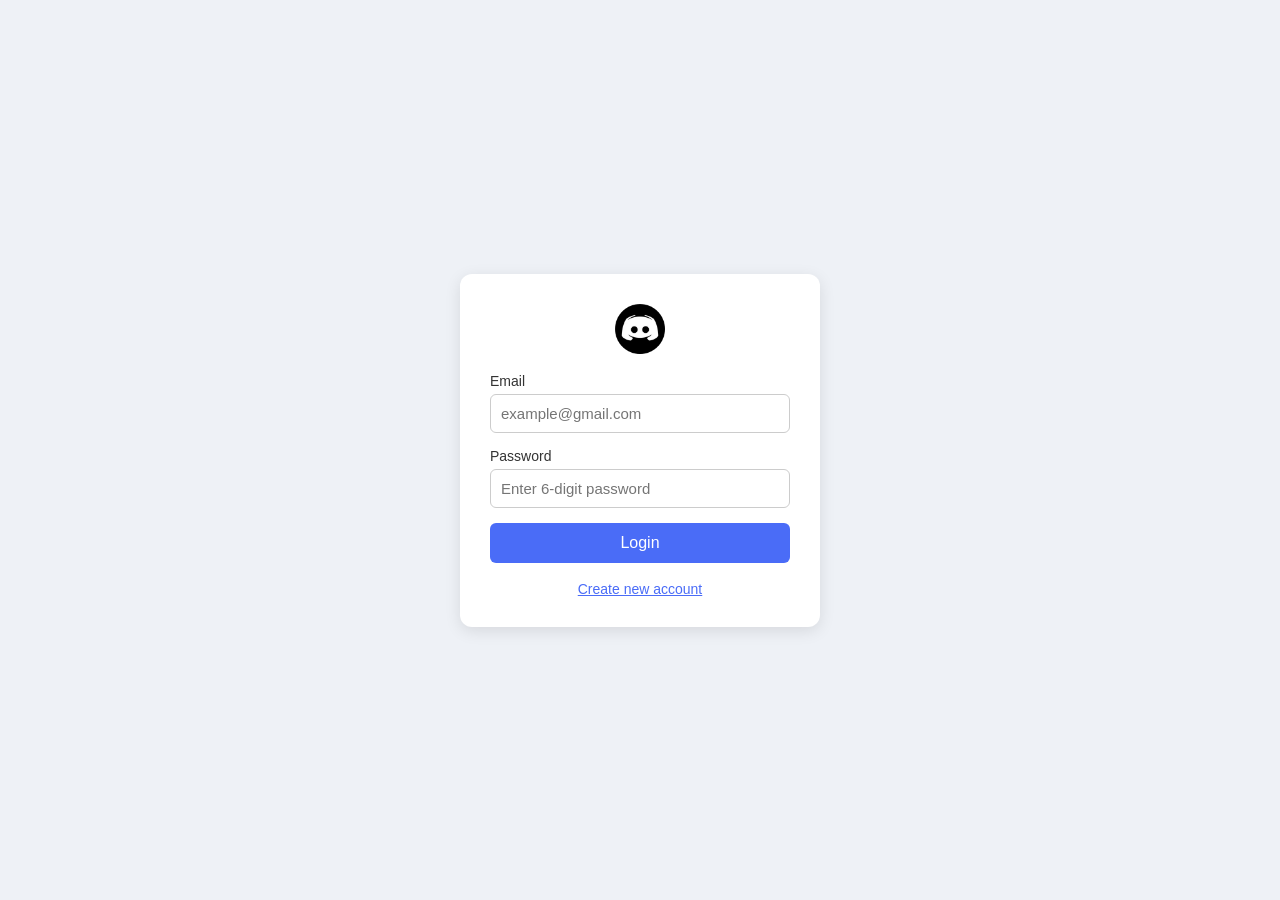
<file: login form/index.html>
<!DOCTYPE html>
<html lang="en">
<head>
  <meta charset="UTF-8">
  <meta name="viewport" content="width=device-width, initial-scale=1">
  <title>Login</title>
  <link rel="stylesheet" href="index.css">
</head>
<body>
  <div class="card">
    <img src="assets/1ae4309c-b551-4dcd-ac37-010c9f5979de.png" alt="Company logo" class="logo">
    <form>
      <label for="email">Email</label>
      <input type="email" id="email" placeholder="example@gmail.com" required>

      <label for="password">Password</label>
      <input type="password" id="password" placeholder="Enter 6-digit password" minlength="6" required>

      <button type="submit">Login</button>
    </form>

    <a href="pagetwo.html" class="create">Create new account</a>
  </div>
</body>
</html>
</file>
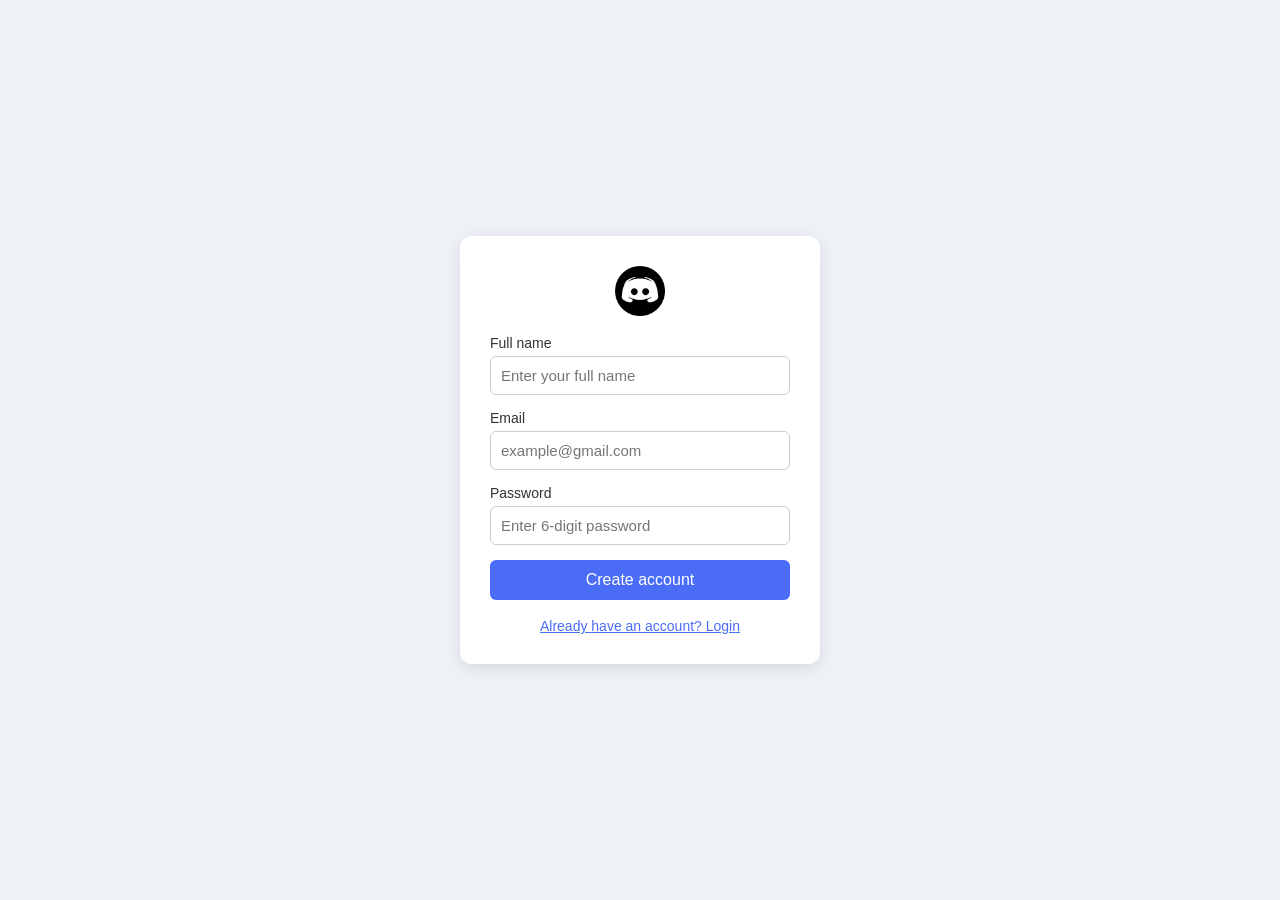
<file: login form/pagetwo.html>
<!DOCTYPE html>
<html lang="en">
<head>
  <meta charset="UTF-8">
  <meta name="viewport" content="width=device-width, initial-scale=1">
  <title>Create Account</title>
  <link rel="stylesheet" href="index.css">
</head>
<body>
  <div class="card">
    <img src="assets/1ae4309c-b551-4dcd-ac37-010c9f5979de.png" alt="Company logo" class="logo">
    <form>
      <label for="name">Full name</label>
      <input type="text" id="name" placeholder="Enter your full name" required>

      <label for="email">Email</label>
      <input type="email" id="email" placeholder="example@gmail.com" required>

      <label for="password">Password</label>
      <input type="password" id="password" placeholder="Enter 6-digit password" minlength="6" required>

      <button type="submit">Create account</button>
    </form>

    <a href="index.html" class="create">Already have an account? Login</a>
  </div>
</body>
</html>
</file>
<file: login form/index.css>
* { box-sizing: border-box; margin: 0; padding: 0; }

body {
  font-family: Arial, sans-serif;
  background: #eef1f6;
  min-height: 100vh;
  display: flex;
  justify-content: center;
  align-items: center;
}

.card {
  background: #fff;
  width: 100%;
  max-width: 360px;
  padding: 30px;
  border-radius: 12px;
  box-shadow: 0 4px 16px rgba(0, 0, 0, 0.1);
  text-align: center;
}

.logo { height: 50px; margin-bottom: 15px; }

.profile {
  width: 90px;
  height: 90px;
  border-radius: 50%;
  object-fit: cover;
  border: 3px solid #4a6cf7;
  margin-bottom: 20px;
}

form { text-align: left; }

label { display: block; margin-bottom: 5px; font-size: 14px; color: #333; }

input {
  width: 100%;
  padding: 10px;
  margin-bottom: 15px;
  border: 1px solid #ccc;
  border-radius: 6px;
  font-size: 15px;
}

input:focus { outline: none; border-color: #4a6cf7; }

button {
  width: 100%;
  padding: 11px;
  background: #4a6cf7;
  color: #fff;
  border: none;
  border-radius: 6px;
  font-size: 16px;
  cursor: pointer;
}

button:hover { background: #3454d1; }

.create {
  display: block;
  margin-top: 18px;
  color: #4a6cf7;
  font-size: 14px;
}
</file>
